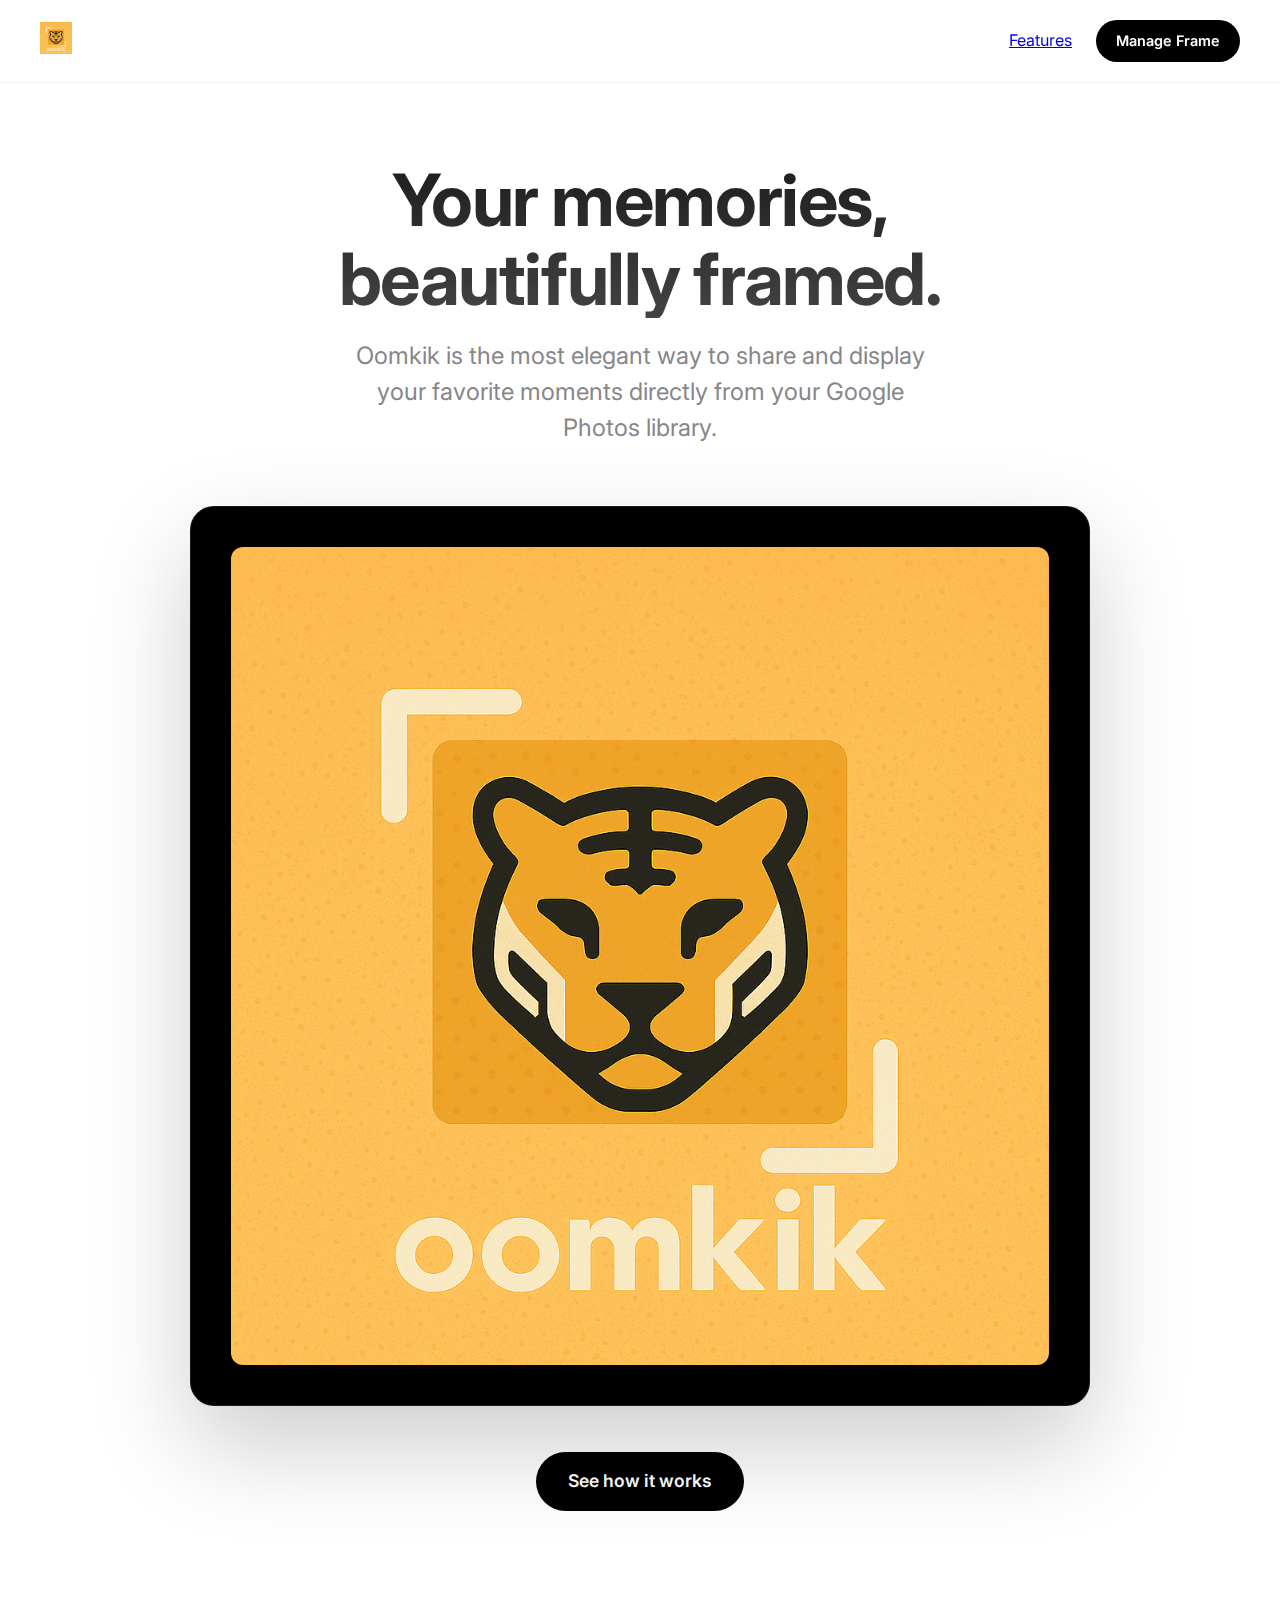
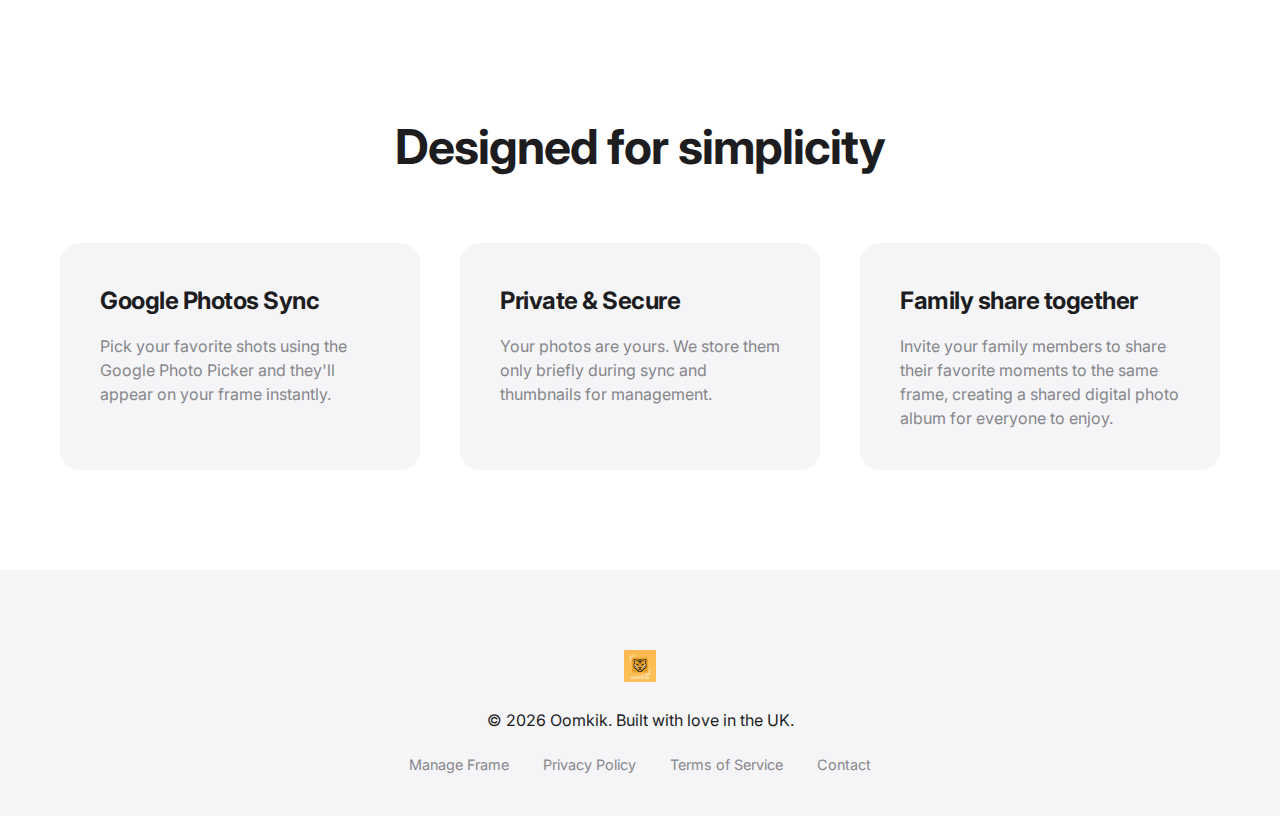
<file: index.html>
<!DOCTYPE html>
<html lang="en">

<head>
  <meta charset="UTF-8">
  <meta name="viewport" content="width=device-width, initial-scale=1">
  <title>Oomkik | Beautiful Digital Photo Frames</title>
  <link rel="icon" href="favicon.ico" type="image/x-icon">
  <link rel="preconnect" href="https://fonts.googleapis.com">
  <link rel="preconnect" href="https://fonts.gstatic.com" crossorigin>
  <link href="https://fonts.googleapis.com/css2?family=Inter:wght@400;600;700&display=swap" rel="stylesheet">
  <link rel="stylesheet" href="styles.css">
  <meta name="description"
    content="Oomkik brings your memories to life with a beautiful, seamless digital photo frame experience. Sync your Google Photos effortlessly.">
  <!-- Google tag (gtag.js) -->
  <script async src="https://www.googletagmanager.com/gtag/js?id=G-ZR74STK6FD"></script>
  <script>
    window.dataLayer = window.dataLayer || [];
    function gtag() { dataLayer.push(arguments); }
    gtag('js', new Date());

    gtag('config', 'G-ZR74STK6FD');
  </script>
</head>

<body>

  <header class="header">
    <div class="logo-container">
      <img src="oonkik-logo.png" alt="Oomkik Logo" class="logo">
    </div>
    <nav>
      <a href="#features" class="footer-a" style="margin-right: 20px;">Features</a>
      <a href="https://up.oomkik.com" class="button" style="padding: 10px 20px; font-size: 0.9rem;">Manage Frame</a>
    </nav>
  </header>

  <section class="hero">
    <h1>Your memories,<br>beautifully framed.</h1>
    <p class="subtitle">Oomkik is the most elegant way to share and display your favorite moments directly from your
      Google Photos library.</p>
    <div class="hero-image-container">
      <div class="frame-mockup">
        <img src="oonkik-logo.png" alt="Oomkik Tiger Logo" class="hero-image logo-hero">
      </div>
    </div>
    <div style="margin-top: 40px;">
      <a href="#features" class="button">See how it works</a>
    </div>
  </section>

  <section id="features" class="section">
    <h2 class="section-title">Designed for simplicity</h2>
    <div class="features-grid">
      <div class="feature-card">
        <h3>Google Photos Sync</h3>
        <p>Pick your favorite shots using the Google Photo Picker and they'll appear on your frame instantly.</p>
      </div>
      <div class="feature-card">
        <h3>Private & Secure</h3>
        <p>Your photos are yours. We store them only briefly during sync and thumbnails for management.</p>
      </div>
      <div class="feature-card">
        <h3>Family share together</h3>
        <p>Invite your family members to share their favorite moments to the same frame, creating a shared digital photo
          album for everyone to enjoy.</p>
      </div>
    </div>
  </section>

  <footer class="footer">
    <img src="oonkik-logo.png" alt="Oomkik Logo" class="logo" style="margin-bottom: 20px;">
    <p>&copy; 2026 Oomkik. Built with love in the UK.</p>
    <div class="footer-links">
      <a href="https://up.oomkik.com">Manage Frame</a>
      <a href="privacy.html">Privacy Policy</a>
      <a href="terms.html">Terms of Service</a>
      <a href="mailto:ido.ran+oomkik@gmail.com">Contact</a>
    </div>
  </footer>

</body>

</html>
</file>
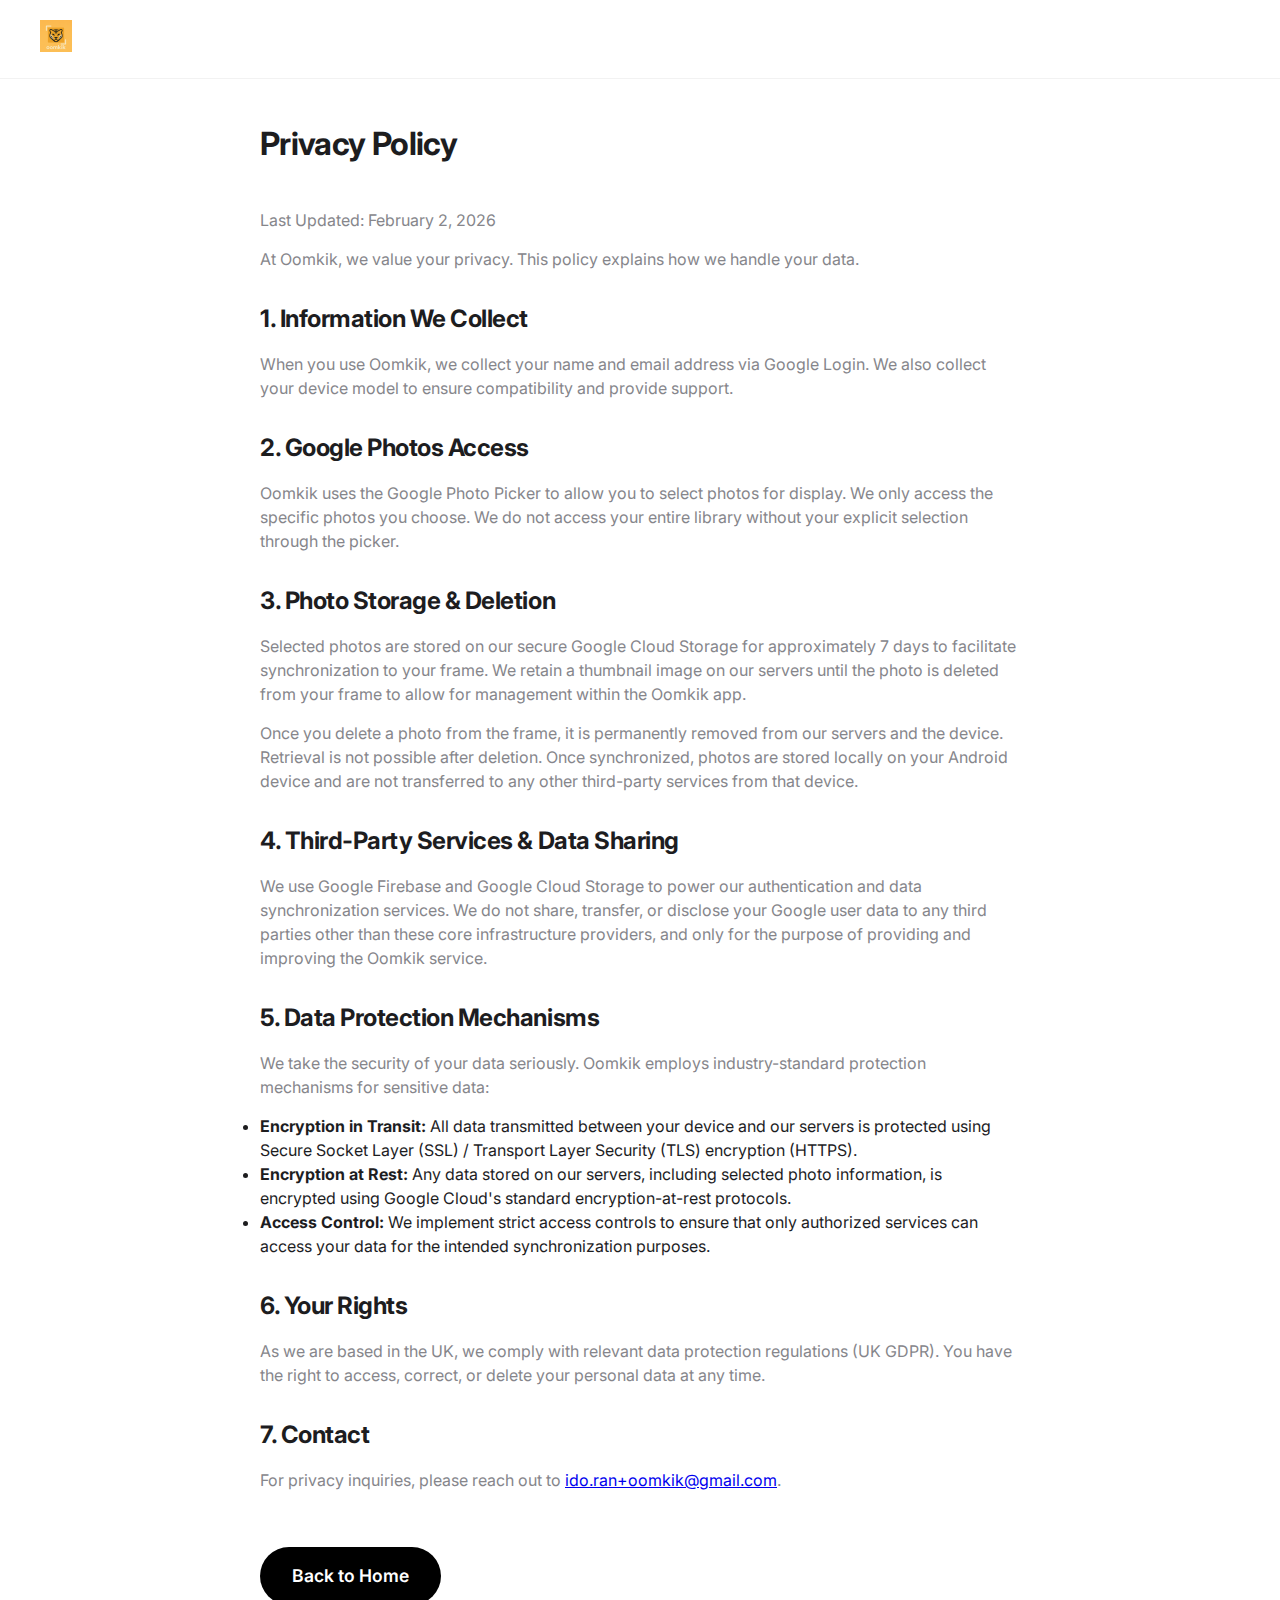
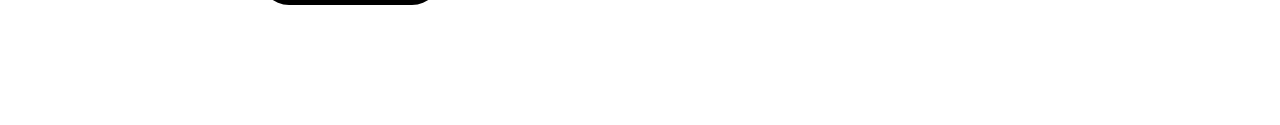
<file: privacy.html>
<!DOCTYPE html>
<html lang="en">

<head>
    <meta charset="UTF-8">
    <meta name="viewport" content="width=device-width, initial-scale=1">
    <title>Privacy Policy | Oomkik</title>
    <link rel="icon" href="favicon.ico" type="image/x-icon">
    <link rel="preconnect" href="https://fonts.googleapis.com">
    <link rel="preconnect" href="https://fonts.gstatic.com" crossorigin>
    <link href="https://fonts.googleapis.com/css2?family=Inter:wght@400;600;700&display=swap" rel="stylesheet">
    <link rel="stylesheet" href="styles.css">
    <style>
        .legal-content {
            max-width: 800px;
            margin: 120px auto;
            padding: 0 20px;
        }

        .legal-content h1 {
            margin-bottom: 40px;
        }

        .legal-content h2 {
            margin-top: 30px;
            margin-bottom: 15px;
        }

        .legal-content p {
            margin-bottom: 15px;
            color: var(--text-secondary);
        }
    </style>
    <!-- Google tag (gtag.js) -->
    <script async src="https://www.googletagmanager.com/gtag/js?id=G-ZR74STK6FD"></script>
    <script>
        window.dataLayer = window.dataLayer || [];
        function gtag() { dataLayer.push(arguments); }
        gtag('js', new Date());

        gtag('config', 'G-ZR74STK6FD');
    </script>
</head>

<body>

    <header class="header">
        <a href="index.html"><img src="oonkik-logo.png" alt="Oomkik Logo" class="logo"></a>
    </header>

    <div class="legal-content">
        <h1>Privacy Policy</h1>
        <p>Last Updated: February 2, 2026</p>

        <p>At Oomkik, we value your privacy. This policy explains how we handle your data.</p>

        <h2>1. Information We Collect</h2>
        <p>When you use Oomkik, we collect your name and email address via Google Login. We also collect your device
            model to ensure compatibility and provide support.</p>

        <h2>2. Google Photos Access</h2>
        <p>Oomkik uses the Google Photo Picker to allow you to select photos for display. We only access the specific
            photos you choose. We do not access your entire library without your explicit selection through the picker.
        </p>

        <h2>3. Photo Storage & Deletion</h2>
        <p>Selected photos are stored on our secure Google Cloud Storage for approximately 7 days to facilitate
            synchronization to your frame. We retain a thumbnail image on our servers until the photo is deleted from
            your frame to allow for management within the Oomkik app.</p>
        <p>Once you delete a photo from the frame, it is permanently removed from our servers and the device. Retrieval
            is not possible after deletion. Once synchronized, photos are stored locally on your Android device and are
            not transferred to any other third-party services from that device.</p>

        <h2>4. Third-Party Services & Data Sharing</h2>
        <p>We use Google Firebase and Google Cloud Storage to power our authentication and data synchronization
            services. We do not share, transfer, or disclose your Google user data to any third parties other than these
            core infrastructure providers, and only for the purpose of providing and improving the Oomkik service.</p>

        <h2>5. Data Protection Mechanisms</h2>
        <p>We take the security of your data seriously. Oomkik employs industry-standard protection mechanisms for
            sensitive data:
        <ul>
            <li><strong>Encryption in Transit:</strong> All data transmitted between your device and our servers is
                protected using Secure Socket Layer (SSL) / Transport Layer Security (TLS) encryption (HTTPS).</li>
            <li><strong>Encryption at Rest:</strong> Any data stored on our servers, including selected photo
                information, is encrypted using Google Cloud's standard encryption-at-rest protocols.</li>
            <li><strong>Access Control:</strong> We implement strict access controls to ensure that only authorized
                services can access your data for the intended synchronization purposes.</li>
        </ul>
        </p>

        <h2>6. Your Rights</h2>
        <p>As we are based in the UK, we comply with relevant data protection regulations (UK GDPR). You have the right
            to access,
            correct, or delete your personal data at any time.</p>

        <h2>7. Contact</h2>
        <p>For privacy inquiries, please reach out to <a
                href="mailto:ido.ran+oomkik@gmail.com">ido.ran+oomkik@gmail.com</a>.</p>

        <a href="index.html" class="button" style="margin-top: 40px;">Back to Home</a>
    </div>

</body>

</html>
</file>
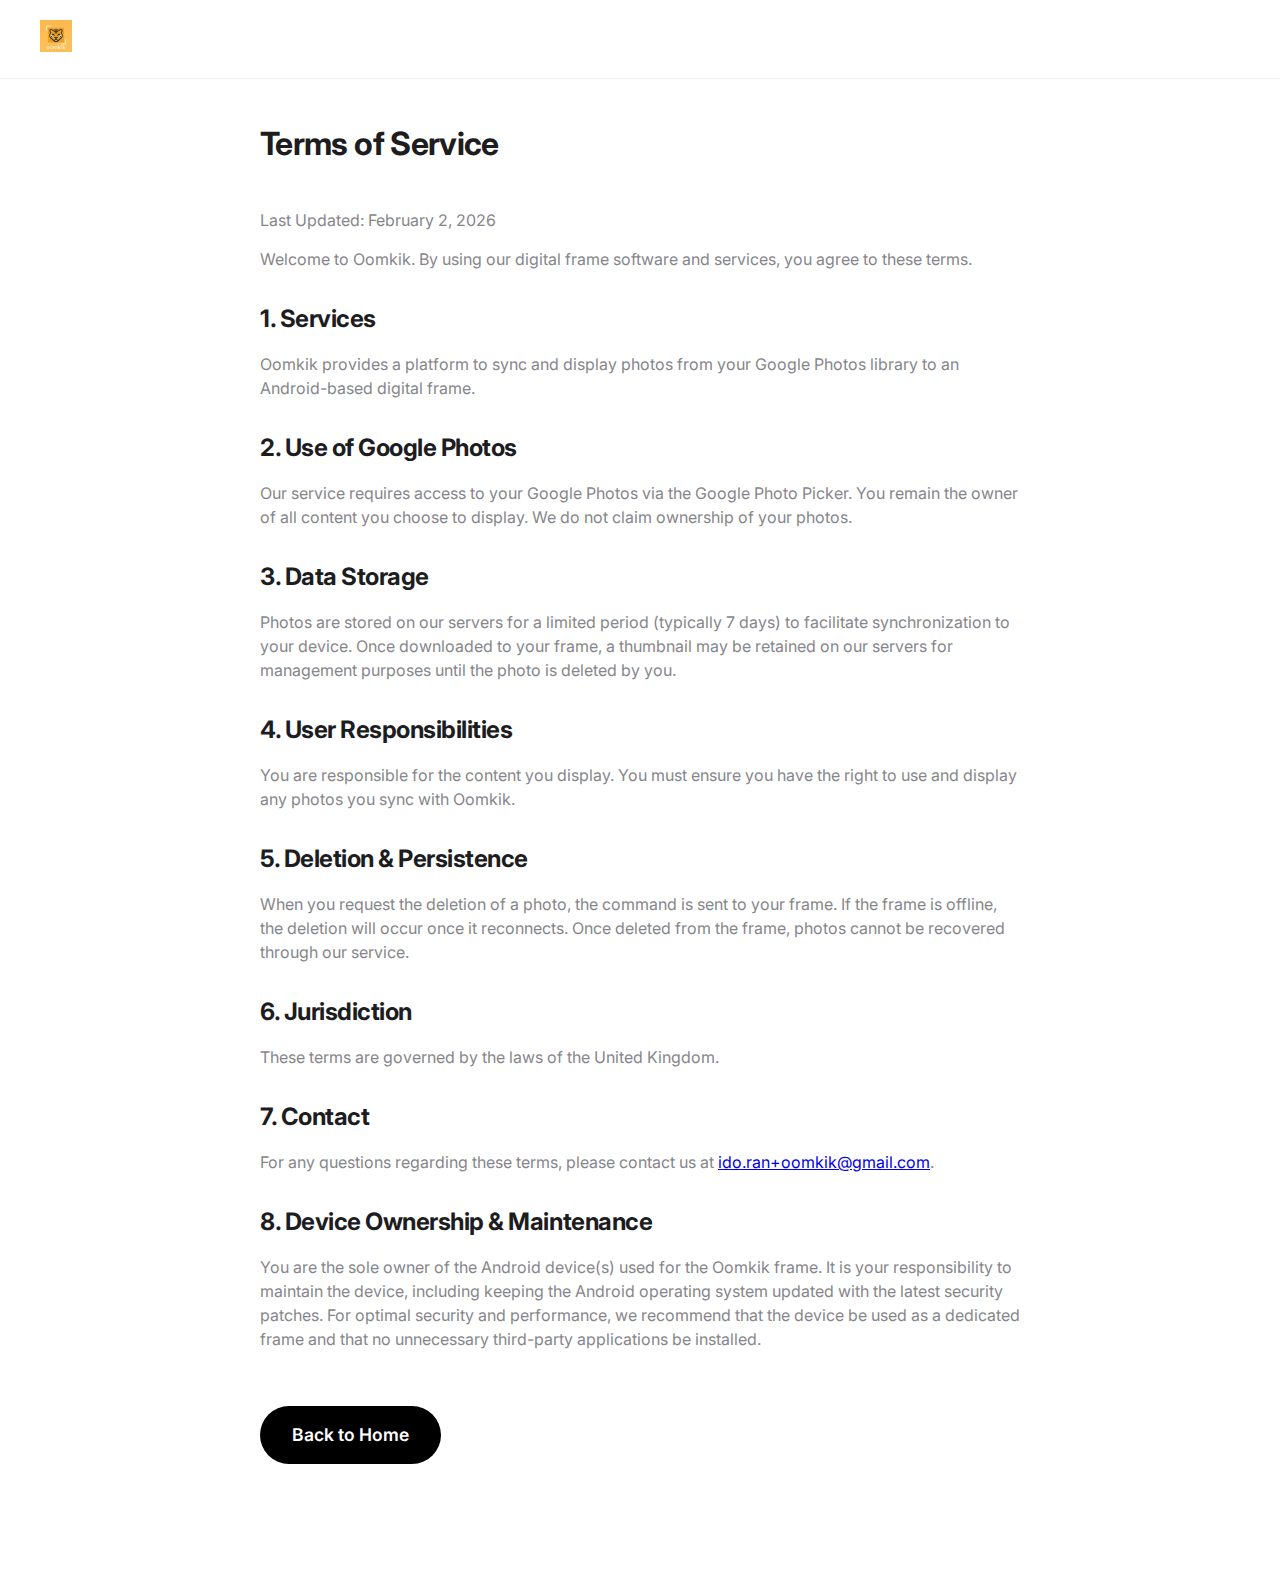
<file: terms.html>
<!DOCTYPE html>
<html lang="en">

<head>
    <meta charset="UTF-8">
    <meta name="viewport" content="width=device-width, initial-scale=1">
    <title>Terms of Service | Oomkik</title>
    <link rel="icon" href="favicon.ico" type="image/x-icon">
    <link rel="preconnect" href="https://fonts.googleapis.com">
    <link rel="preconnect" href="https://fonts.gstatic.com" crossorigin>
    <link href="https://fonts.googleapis.com/css2?family=Inter:wght@400;600;700&display=swap" rel="stylesheet">
    <link rel="stylesheet" href="styles.css">
    <style>
        .legal-content {
            max-width: 800px;
            margin: 120px auto;
            padding: 0 20px;
        }

        .legal-content h1 {
            margin-bottom: 40px;
        }

        .legal-content h2 {
            margin-top: 30px;
            margin-bottom: 15px;
        }

        .legal-content p {
            margin-bottom: 15px;
            color: var(--text-secondary);
        }
    </style>
    <!-- Google tag (gtag.js) -->
    <script async src="https://www.googletagmanager.com/gtag/js?id=G-ZR74STK6FD"></script>
    <script>
        window.dataLayer = window.dataLayer || [];
        function gtag() { dataLayer.push(arguments); }
        gtag('js', new Date());

        gtag('config', 'G-ZR74STK6FD');
    </script>
</head>

<body>

    <header class="header">
        <a href="index.html"><img src="oonkik-logo.png" alt="Oomkik Logo" class="logo"></a>
    </header>

    <div class="legal-content">
        <h1>Terms of Service</h1>
        <p>Last Updated: February 2, 2026</p>

        <p>Welcome to Oomkik. By using our digital frame software and services, you agree to these terms.</p>

        <h2>1. Services</h2>
        <p>Oomkik provides a platform to sync and display photos from your Google Photos library to an Android-based
            digital frame.</p>

        <h2>2. Use of Google Photos</h2>
        <p>Our service requires access to your Google Photos via the Google Photo Picker. You remain the owner of all
            content you choose to display. We do not claim ownership of your photos.</p>

        <h2>3. Data Storage</h2>
        <p>Photos are stored on our servers for a limited period (typically 7 days) to facilitate synchronization to
            your device. Once downloaded to your frame, a thumbnail may be retained on our servers for management
            purposes until the photo is deleted by you.</p>

        <h2>4. User Responsibilities</h2>
        <p>You are responsible for the content you display. You must ensure you have the right to use and display any
            photos you sync with Oomkik.</p>

        <h2>5. Deletion & Persistence</h2>
        <p>When you request the deletion of a photo, the command is sent to your frame. If the frame is offline, the
            deletion will occur once it reconnects. Once deleted from the frame, photos cannot be recovered through our
            service.</p>

        <h2>6. Jurisdiction</h2>
        <p>These terms are governed by the laws of the United Kingdom.</p>

        <h2>7. Contact</h2>
        <p>For any questions regarding these terms, please contact us at <a
                href="mailto:ido.ran+oomkik@gmail.com">ido.ran+oomkik@gmail.com</a>.</p>

        <h2>8. Device Ownership & Maintenance</h2>
        <p>You are the sole owner of the Android device(s) used for the Oomkik frame. It is your responsibility to
            maintain the device, including keeping the Android operating system updated with the latest security
            patches.
            For optimal security and performance, we recommend that the device be used as a dedicated frame and that no
            unnecessary third-party applications be installed.</p>

        <a href="index.html" class="button" style="margin-top: 40px;">Back to Home</a>
    </div>

</body>

</html>
</file>
<file: styles.css>
:root {
  --primary-color: #000000;
  --secondary-color: #1a1a1a;
  --accent-color: #007aff;
  /* Apple-like blue */
  --text-primary: #1d1d1f;
  --text-secondary: #86868b;
  --bg-color: #ffffff;
  --section-bg: #f5f5f7;
  --border-radius: 20px;
  --transition: all 0.3s cubic-bezier(0.4, 0, 0.2, 1);
}

* {
  margin: 0;
  padding: 0;
  box-sizing: border-box;
}

body {
  font-family: 'Inter', -apple-system, BlinkMacSystemFont, "Segoe UI", Roboto, Helvetica, Arial, sans-serif;
  color: var(--text-primary);
  background: var(--bg-color);
  line-height: 1.5;
  -webkit-font-smoothing: antialiased;
}

/* Typography */
h1,
h2,
h3 {
  font-weight: 700;
  letter-spacing: -0.02em;
}

/* Header */
.header {
  position: fixed;
  top: 0;
  width: 100%;
  padding: 20px 40px;
  background: rgba(255, 255, 255, 0.8);
  backdrop-filter: blur(20px);
  z-index: 1000;
  display: flex;
  justify-content: space-between;
  align-items: center;
  border-bottom: 1px solid rgba(0, 0, 0, 0.05);
}

.logo {
  height: 32px;
  object-fit: contain;
}

/* Hero Section */
.hero {
  padding: 160px 20px 100px;
  text-align: center;
  max-width: 1200px;
  margin: 0 auto;
}

.hero h1 {
  font-size: 4.5rem;
  line-height: 1.1;
  margin-bottom: 20px;
  background: linear-gradient(180deg, #1d1d1f 0%, #434346 100%);
  -webkit-background-clip: text;
  background-clip: text;
  -webkit-text-fill-color: transparent;
}

.subtitle {
  font-size: 1.5rem;
  color: var(--text-secondary);
  max-width: 600px;
  margin: 0 auto 40px;
  font-weight: 400;
}

.hero-image-container {
  position: relative;
  margin-top: 60px;
  perspective: 1000px;
}

.hero-image {
  width: 100%;
  max-width: 800px;
  border-radius: 12px;
  transition: var(--transition);
}

.frame-mockup {
  display: inline-block;
  background: #000;
  padding: 40px;
  border-radius: 24px;
  box-shadow: 0 40px 100px rgba(0, 0, 0, 0.2);
  border: 1px solid rgba(255, 255, 255, 0.1);
  max-width: 900px;
  margin: 0 auto;
}

.logo-hero {
  max-width: 100%;
  height: auto;
  display: block;
}

/* Buttons */
.button {
  display: inline-block;
  padding: 16px 32px;
  background: var(--primary-color);
  color: white;
  text-decoration: none;
  border-radius: 30px;
  font-weight: 600;
  font-size: 1.1rem;
  transition: var(--transition);
}

.button:hover {
  background: #333;
  transform: translateY(-2px);
}

/* Sections */
.section {
  padding: 100px 20px;
  max-width: 1200px;
  margin: 0 auto;
}

.section-title {
  font-size: 3rem;
  text-align: center;
  margin-bottom: 60px;
}

.features-grid {
  display: grid;
  grid-template-columns: repeat(auto-fit, minmax(300px, 1fr));
  gap: 40px;
}

.feature-card {
  background: var(--section-bg);
  padding: 40px;
  border-radius: var(--border-radius);
  transition: var(--transition);
}

.feature-card:hover {
  transform: translateY(-10px);
  background: #eeeef0;
}

.feature-card h3 {
  font-size: 1.5rem;
  margin-bottom: 15px;
}

.feature-card p {
  color: var(--text-secondary);
}

/* Footer */
.footer {
  padding: 80px 20px 40px;
  background: var(--section-bg);
  text-align: center;
}

.footer-links {
  margin-top: 20px;
}

.footer a {
  color: var(--text-secondary);
  text-decoration: none;
  margin: 0 15px;
  font-size: 0.9rem;
  transition: var(--transition);
}

.footer a:hover {
  color: var(--primary-color);
}

/* Responsive */
@media (max-width: 768px) {
  .hero h1 {
    font-size: 2.5rem;
  }

  .subtitle {
    font-size: 1.2rem;
  }

  .header {
    padding: 15px 20px;
  }
}
</file>
